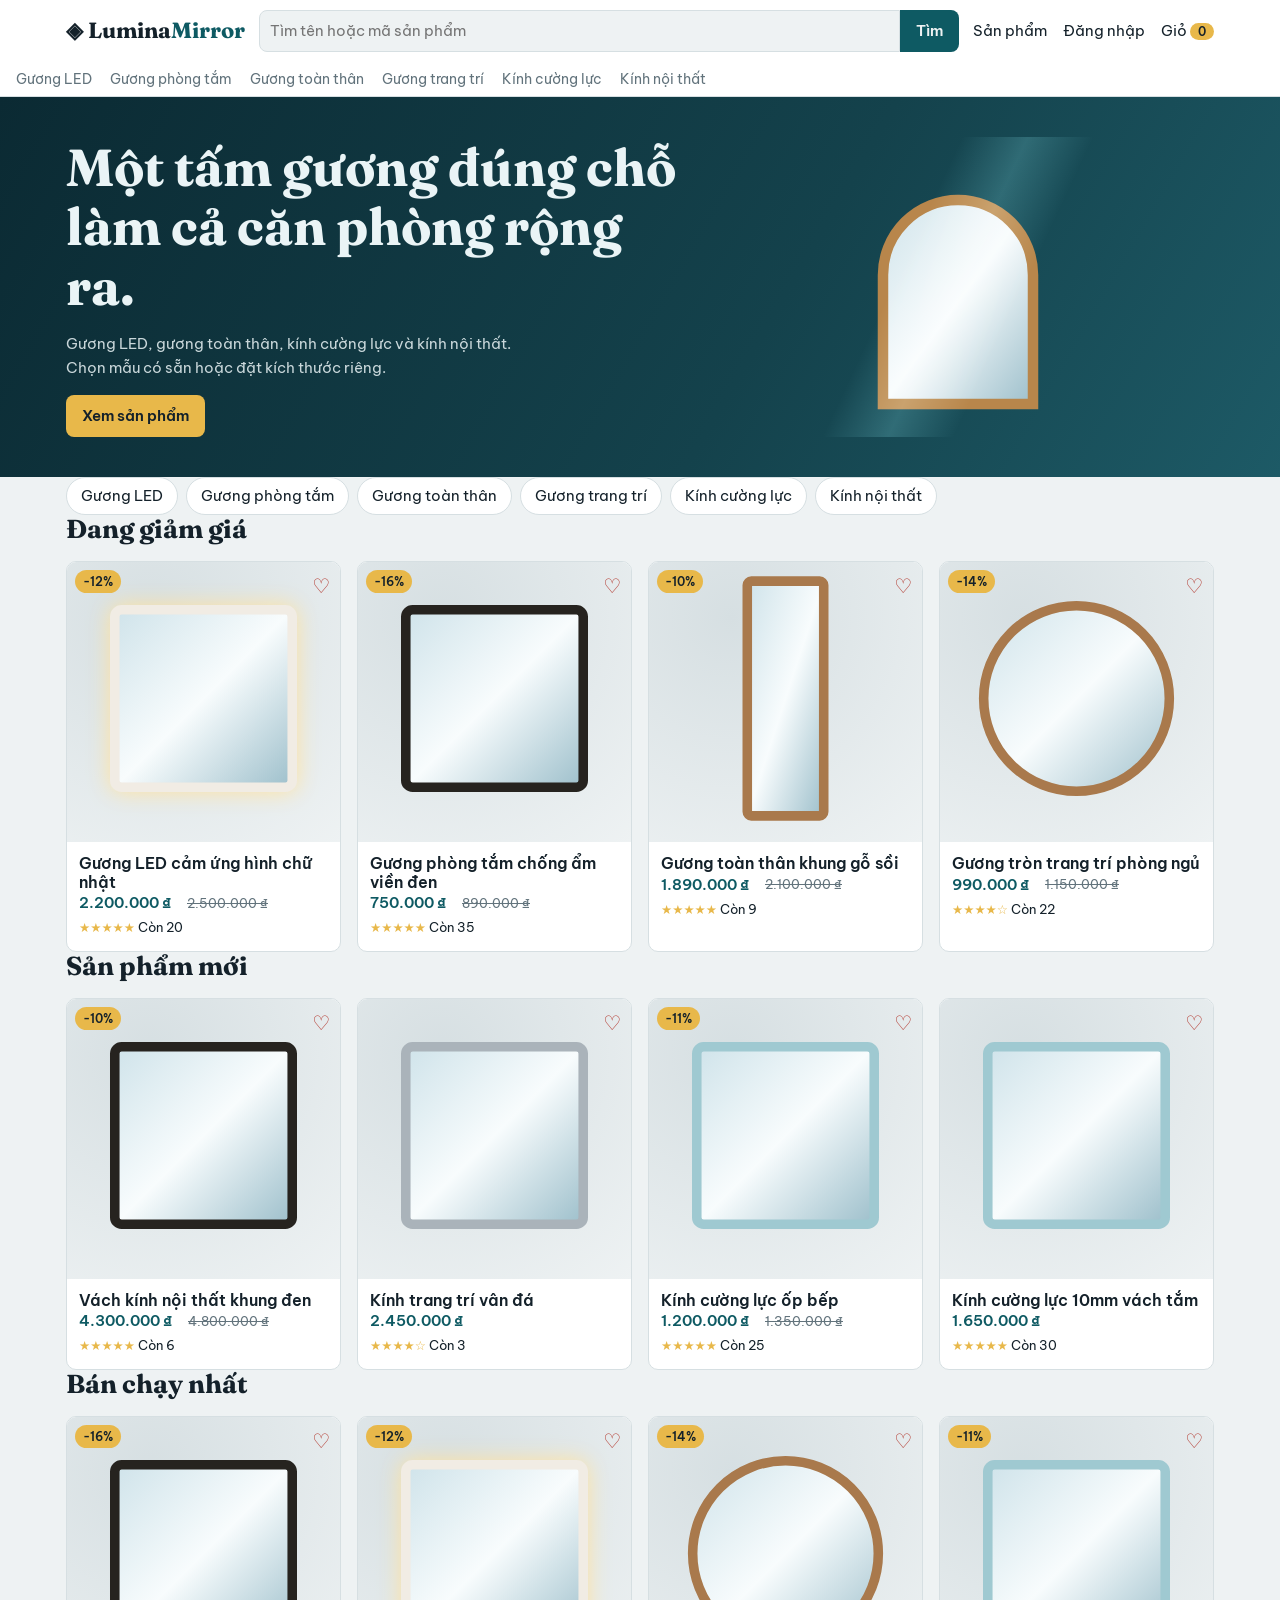
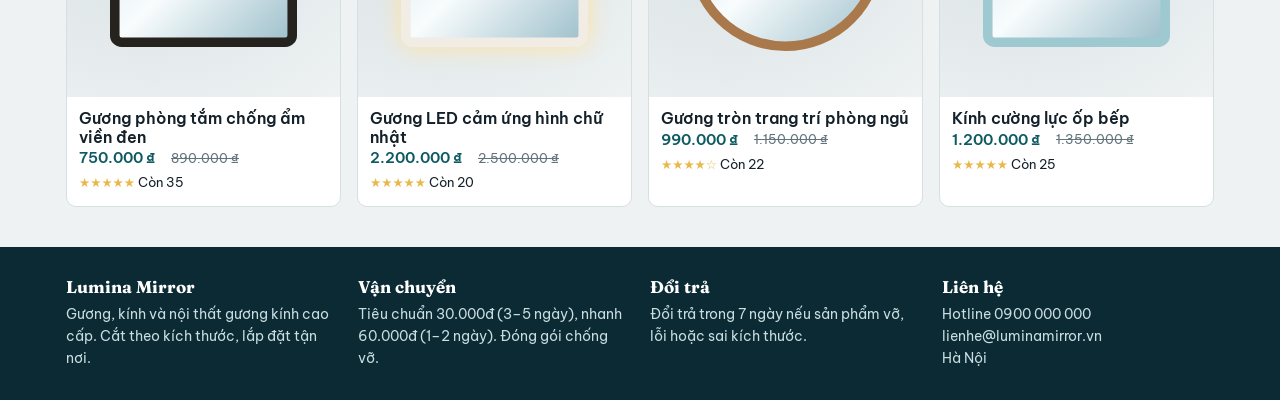
<file: index.html>
<!DOCTYPE html><html lang="vi"><head><meta charset="utf-8"><meta name="viewport" content="width=device-width, initial-scale=1, viewport-fit=cover"><title>Lumina Mirror – Gương & Kính Nội Thất</title><link href="https://fonts.googleapis.com/css2?family=Be+Vietnam+Pro:wght@400;500;600&family=Fraunces:opsz,wght@9..144,500;9..144,700&display=swap" rel="stylesheet"><link rel="stylesheet" href="style.css"></head><body><div id="app"></div><div id="md"></div><div id="ts"></div><script>window.MODE="store"</script><script src="app.js"></script></body></html>
</file>
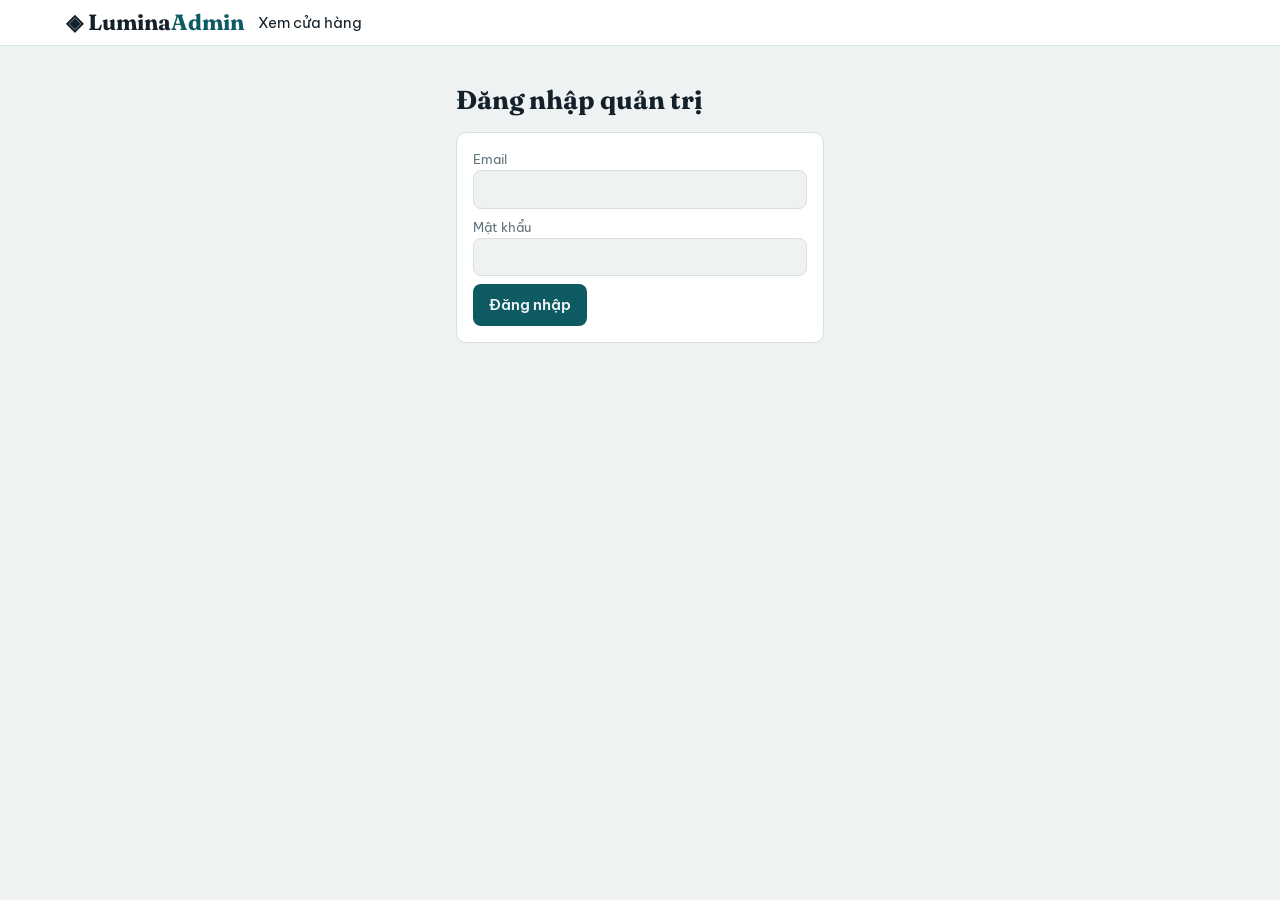
<file: admin.html>
<!DOCTYPE html><html lang="vi"><head><meta charset="utf-8"><meta name="viewport" content="width=device-width, initial-scale=1, viewport-fit=cover"><title>Quản trị – Lumina Mirror</title><link href="https://fonts.googleapis.com/css2?family=Be+Vietnam+Pro:wght@400;500;600&family=Fraunces:opsz,wght@9..144,500;9..144,700&display=swap" rel="stylesheet"><link rel="stylesheet" href="style.css"></head><body><div id="app"></div><div id="md"></div><div id="ts"></div><script>window.MODE="admin"</script><script src="app.js"></script></body></html>
</file>
<file: style.css>
:root{box-sizing:border-box;padding-top:env(safe-area-inset-top,0px);padding-bottom:env(safe-area-inset-bottom,0px);--bg:#eef2f3;--fg:#14212a;--card:#fff;--acc:#0e5a63;--hi:#e8b84a;--mut:#62737c;--line:#d6dfe2;--ok:#237a4b;--bad:#b3392f}
@media(prefers-color-scheme:dark){:root:not([data-theme=light]){--bg:#0f1a20;--fg:#e6eef1;--card:#17262e;--acc:#5cc0c9;--mut:#93a7b0;--line:#27393f}}
:root[data-theme=dark]{--bg:#0f1a20;--fg:#e6eef1;--card:#17262e;--acc:#5cc0c9;--mut:#93a7b0;--line:#27393f}
html{scroll-padding-top:env(safe-area-inset-top,0px)}*,*:before,*:after{box-sizing:border-box}
body{margin:0;background:var(--bg);color:var(--fg);font:15px/1.6 'Be Vietnam Pro',system-ui,sans-serif}
h1,h2,h3,.logo{font-family:Fraunces,Georgia,serif;font-weight:700;line-height:1.15;margin:0}
a{color:inherit;text-decoration:none;cursor:pointer}.wrap{max-width:1180px;margin:auto;padding:0 16px}
header{position:sticky;top:env(safe-area-inset-top,0px);z-index:20;background:var(--card);border-bottom:1px solid var(--line)}
.hd{display:flex;gap:14px;align-items:center;padding:10px 16px;flex-wrap:wrap}.logo{font-size:22px}.logo b{color:var(--acc)}
.sr{flex:1;min-width:200px;display:flex}.sr input{flex:1;border-radius:8px 0 0 8px}.sr button{border-radius:0 8px 8px 0}
nav{display:flex;gap:16px;align-items:center}.cb span{background:var(--hi);color:#14212a;border-radius:99px;padding:1px 8px;font-size:12px;font-weight:600}
.cats{display:flex;gap:18px;overflow-x:auto;padding:6px 16px;font-size:14px;color:var(--mut);white-space:nowrap}.cats a:hover{color:var(--acc)}
input,select,textarea,button{font:inherit;color:inherit}input,select,textarea{background:var(--bg);border:1px solid var(--line);border-radius:8px;padding:8px 10px;width:100%}
button,.btn{background:var(--acc);color:var(--bg);border:0;border-radius:8px;padding:9px 16px;cursor:pointer;font-weight:600;display:inline-block}
.btn.o,button.o{background:none;color:var(--fg);border:1px solid var(--line)}button.d{background:var(--bad);color:#fff}button.s{padding:4px 10px;font-size:13px}
:focus-visible{outline:2px solid var(--hi);outline-offset:2px}
main{min-height:60vh;padding-bottom:40px}section{margin:36px auto}h2{font-size:26px;margin-bottom:16px}
.hero{background:linear-gradient(120deg,#0b2a33,#14424c 60%,#1d5a66);color:#eaf4f6;overflow:hidden}
.hero .wrap{display:grid;grid-template-columns:1.2fr 1fr;gap:20px;align-items:center;padding-top:40px;padding-bottom:40px}
.hero h1{font-size:clamp(30px,5vw,52px)}.hero p{max-width:46ch;opacity:.85}.hero .btn{background:var(--hi);color:#14212a}
.mir{position:relative;max-width:300px;margin:auto;width:100%}.mir svg{width:100%;display:block}
.mir:after{content:"";position:absolute;inset:0;background:linear-gradient(var(--a,115deg),transparent 35%,rgba(255,255,255,.55) 50%,transparent 65%);mix-blend-mode:soft-light;pointer-events:none}
.chips{display:flex;gap:8px;flex-wrap:wrap}.chips a{border:1px solid var(--line);background:var(--card);border-radius:99px;padding:6px 14px}.chips a:hover{border-color:var(--acc)}
.grid{display:grid;grid-template-columns:repeat(auto-fill,minmax(230px,1fr));gap:16px}
.card{background:var(--card);border:1px solid var(--line);border-radius:10px;overflow:hidden;position:relative}
.ph{background:radial-gradient(circle at 30% 20%,var(--line),var(--bg));aspect-ratio:1;display:block}.ph svg{width:100%;height:100%}
.card .in{padding:12px}.card h3{font-size:16px;font-family:'Be Vietnam Pro';font-weight:600}.old{text-decoration:line-through;color:var(--mut);font-size:13px;margin-left:6px}.pr{color:var(--acc);font-weight:600}
.bdg{position:absolute;top:8px;left:8px;background:var(--hi);color:#14212a;font-size:12px;font-weight:600;padding:2px 8px;border-radius:99px}
.hrt{position:absolute;top:6px;right:8px;background:none;color:var(--bad);font-size:20px;padding:2px}
.tb{display:grid;grid-template-columns:repeat(auto-fit,minmax(130px,1fr));gap:8px;margin:16px 0}
.two{display:grid;grid-template-columns:1fr 1fr;gap:28px}.box{background:var(--card);border:1px solid var(--line);border-radius:10px;padding:16px}
.row{display:flex;gap:10px;align-items:center;flex-wrap:wrap}table{width:100%;border-collapse:collapse;background:var(--card)}
th,td{text-align:left;padding:8px 10px;border-bottom:1px solid var(--line);vertical-align:middle}.tw{overflow-x:auto;border:1px solid var(--line);border-radius:10px}
.tag{font-size:12px;padding:2px 10px;border-radius:99px;background:var(--line)}.tag.g{background:var(--ok);color:#fff}.tag.r{background:var(--bad);color:#fff}
.stat{display:grid;grid-template-columns:repeat(auto-fit,minmax(150px,1fr));gap:12px}.stat div{background:var(--card);border:1px solid var(--line);border-radius:10px;padding:14px}.stat b{font-size:22px;display:block}
.tabs{display:flex;gap:6px;flex-wrap:wrap;margin:16px 0}.tabs button{background:var(--card);color:var(--fg);border:1px solid var(--line)}.tabs .on{background:var(--acc);color:var(--bg)}
form label{display:block;font-size:13px;color:var(--mut);margin-bottom:8px}.fg{display:grid;grid-template-columns:1fr 1fr;gap:0 12px}
#md{position:fixed;inset:0;background:rgba(0,0,0,.5);z-index:50;display:none;align-items:flex-start;justify-content:center;overflow:auto;padding:30px 12px}#md>div{background:var(--card);border-radius:12px;padding:20px;max-width:640px;width:100%}
#ts{position:fixed;bottom:calc(20px + env(safe-area-inset-bottom,0px));left:50%;transform:translateX(-50%);z-index:60;display:grid;gap:6px}#ts div{background:var(--fg);color:var(--bg);padding:10px 18px;border-radius:8px}#ts .e{background:var(--bad);color:#fff}
footer{background:#0b2a33;color:#c9dde1;padding:30px 0;font-size:14px}footer .wrap{display:grid;grid-template-columns:repeat(auto-fit,minmax(220px,1fr));gap:20px}footer h3{color:#fff;font-size:17px;margin-bottom:6px}
.emp{text-align:center;padding:50px 10px;color:var(--mut)}.bc{font-size:13px;color:var(--mut);margin:14px 0}.st{color:var(--hi)}
@media(max-width:760px){.hero .wrap,.two,.fg{grid-template-columns:1fr}.mir{max-width:200px}}
@media(prefers-reduced-motion:reduce){*{transition:none!important}}

@media print{header,.tabs,.nop,.row button{display:none!important}}
</file>
